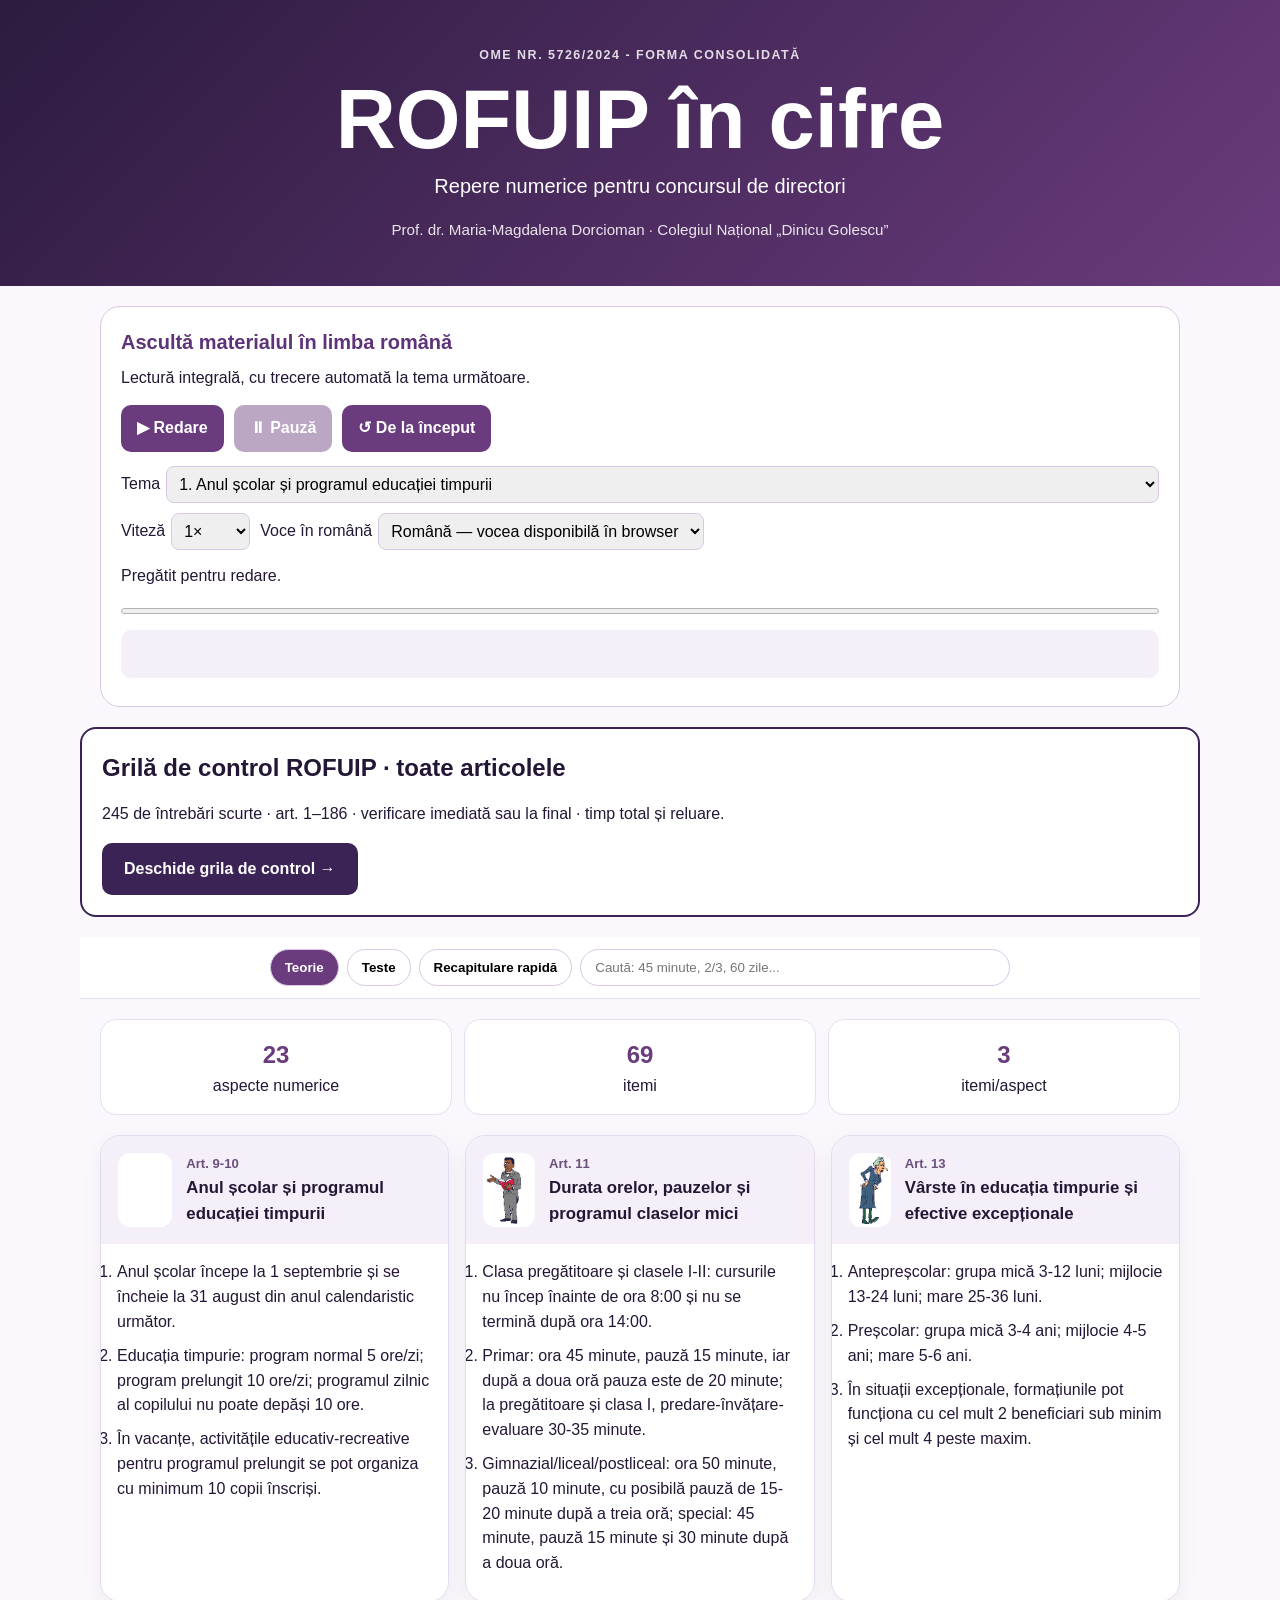
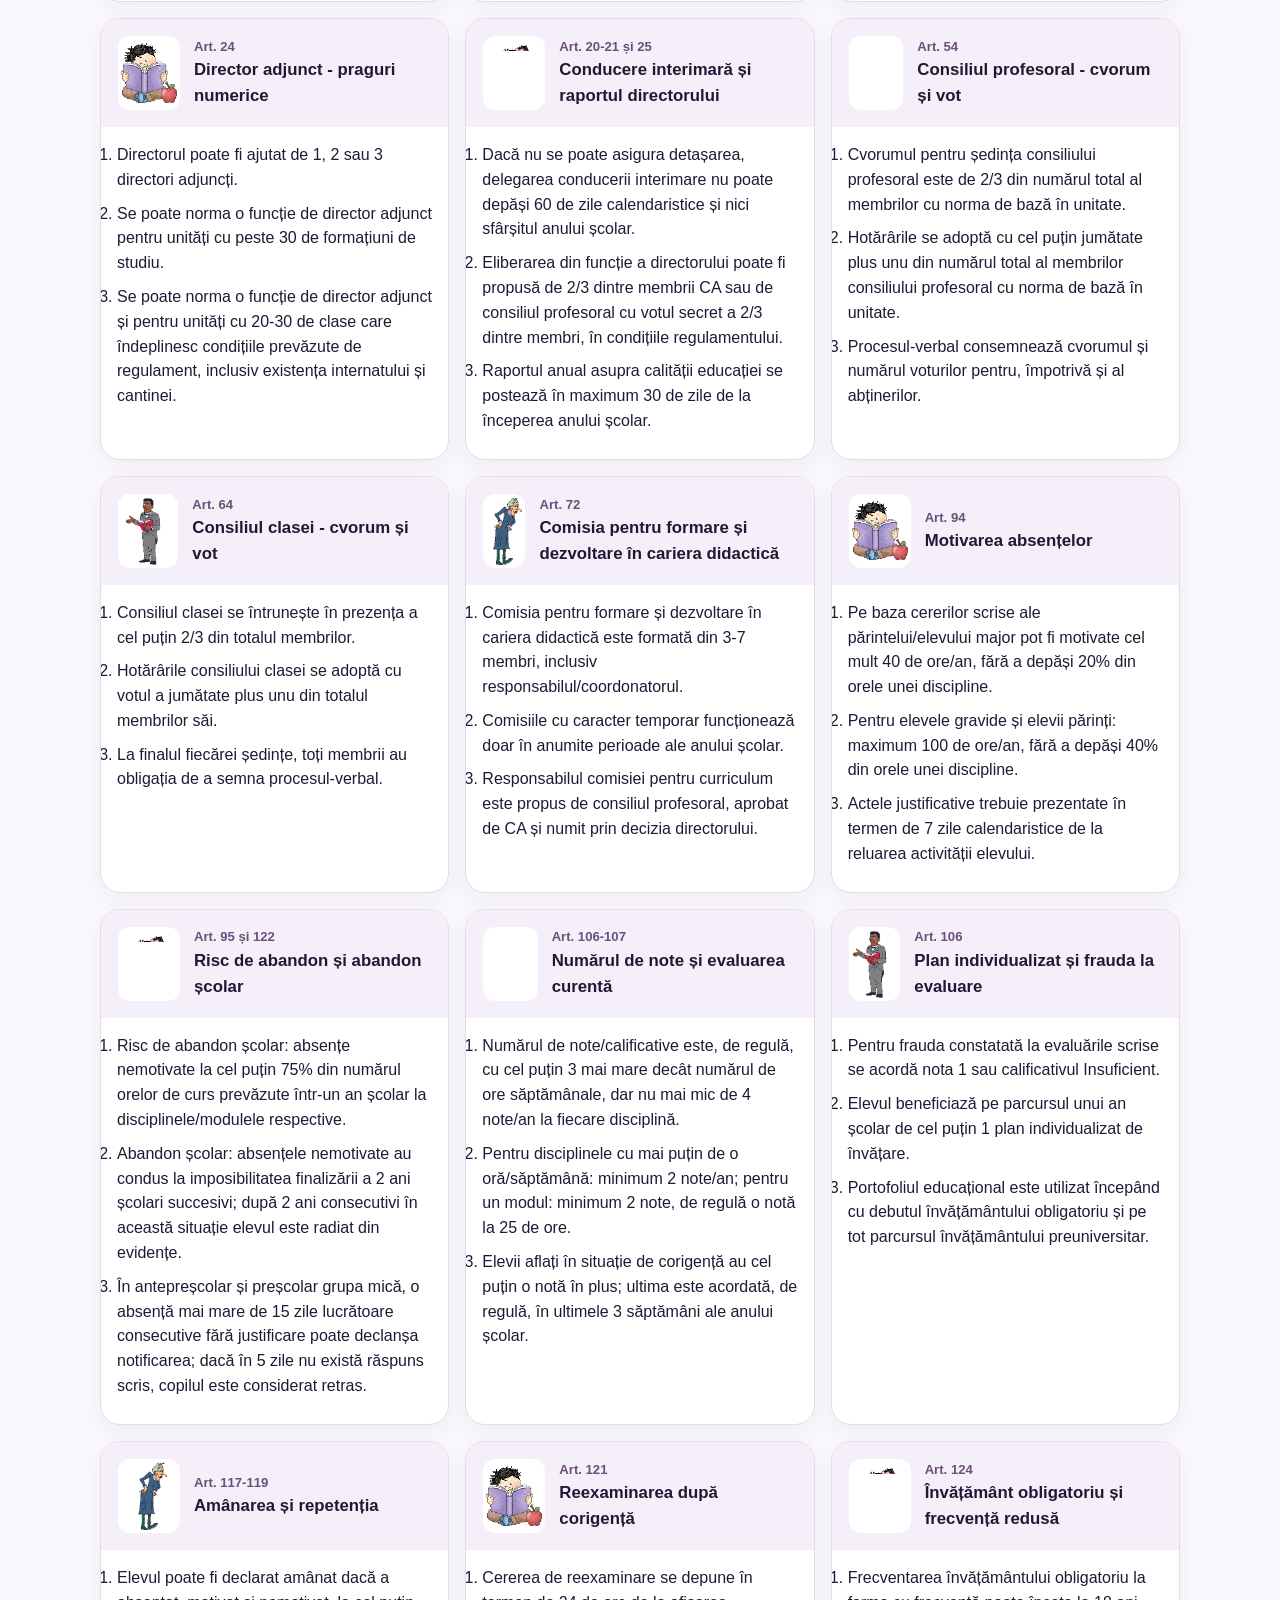
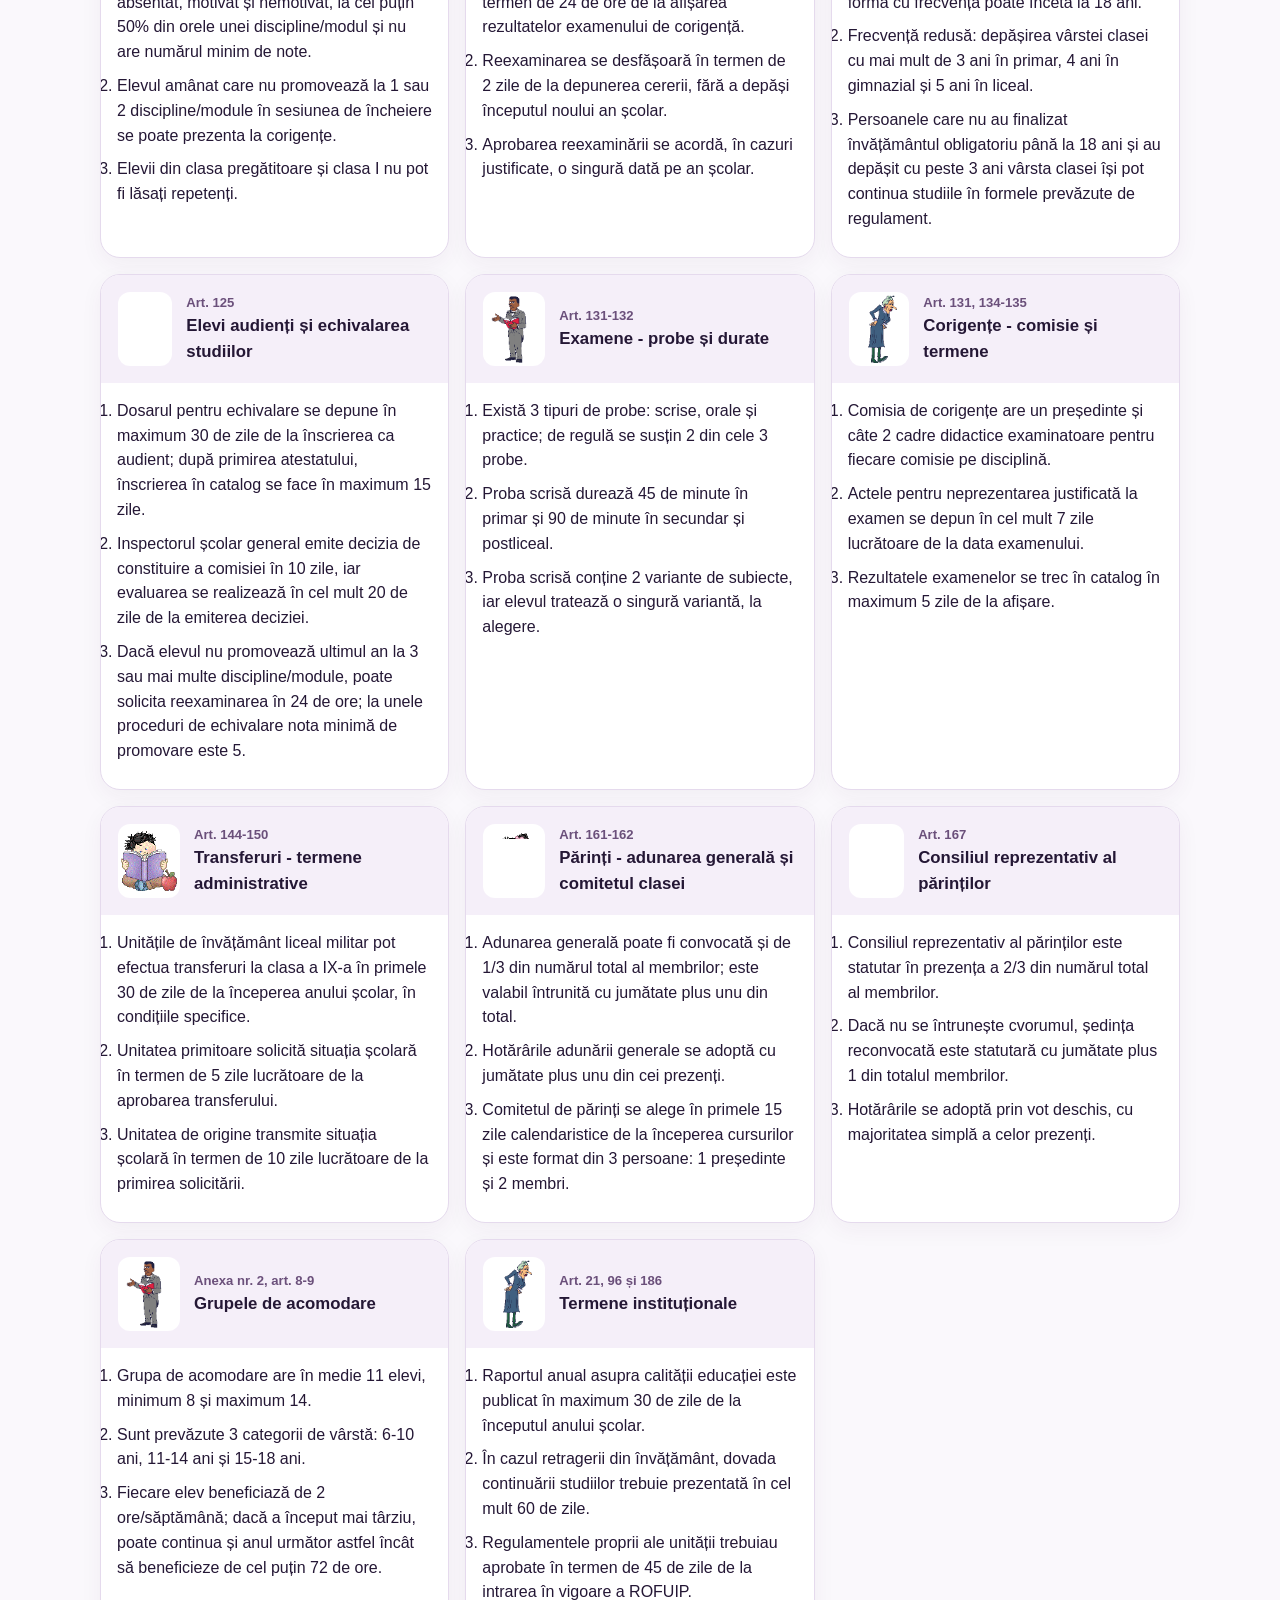
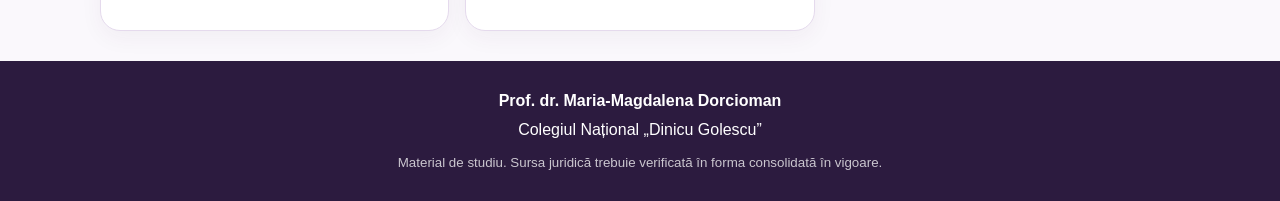
<file: index.html>
<!doctype html><html lang="ro"><head><meta charset="utf-8"><meta name="viewport" content="width=device-width,initial-scale=1"><meta name="theme-color" content="#3b2455"><title>ROFUIP în cifre</title><link rel="stylesheet" href="style.css?v=20261016-audio"></head><body>
<header class="hero"><p class="eyebrow">OME nr. 5726/2024 - forma consolidată</p><h1>ROFUIP în cifre</h1><p class="subtitle">Repere numerice pentru concursul de directori</p><p class="author">Prof. dr. Maria-Magdalena Dorcioman · Colegiul Național „Dinicu Golescu”</p></header>
<main><section style="padding:20px;margin:20px 0;border:2px solid #3b2455;border-radius:16px;background:#fff"><h2 style="margin:0 0 10px">Grilă de control ROFUIP · toate articolele</h2><p>245 de întrebări scurte · art. 1–186 · verificare imediată sau la final · timp total și reluare.</p><a href="grila/" style="display:inline-block;padding:14px 22px;border-radius:10px;background:#3b2455;color:white;text-decoration:none;font-weight:bold">Deschide grila de control →</a></section><section class="toolbar"><button data-view="theory" class="active">Teorie</button><button data-view="quiz">Teste</button><button data-view="review">Recapitulare rapidă</button><input id="search" type="search" placeholder="Caută: 45 minute, 2/3, 60 zile..."></section><section id="app"></section></main>
<footer><strong>Prof. dr. Maria-Magdalena Dorcioman</strong><span>Colegiul Național „Dinicu Golescu”</span><small>Material de studiu. Sursa juridică trebuie verificată în forma consolidată în vigoare.</small></footer>
<script src="app.js?v=20261016-audio"></script></body></html>
</file>
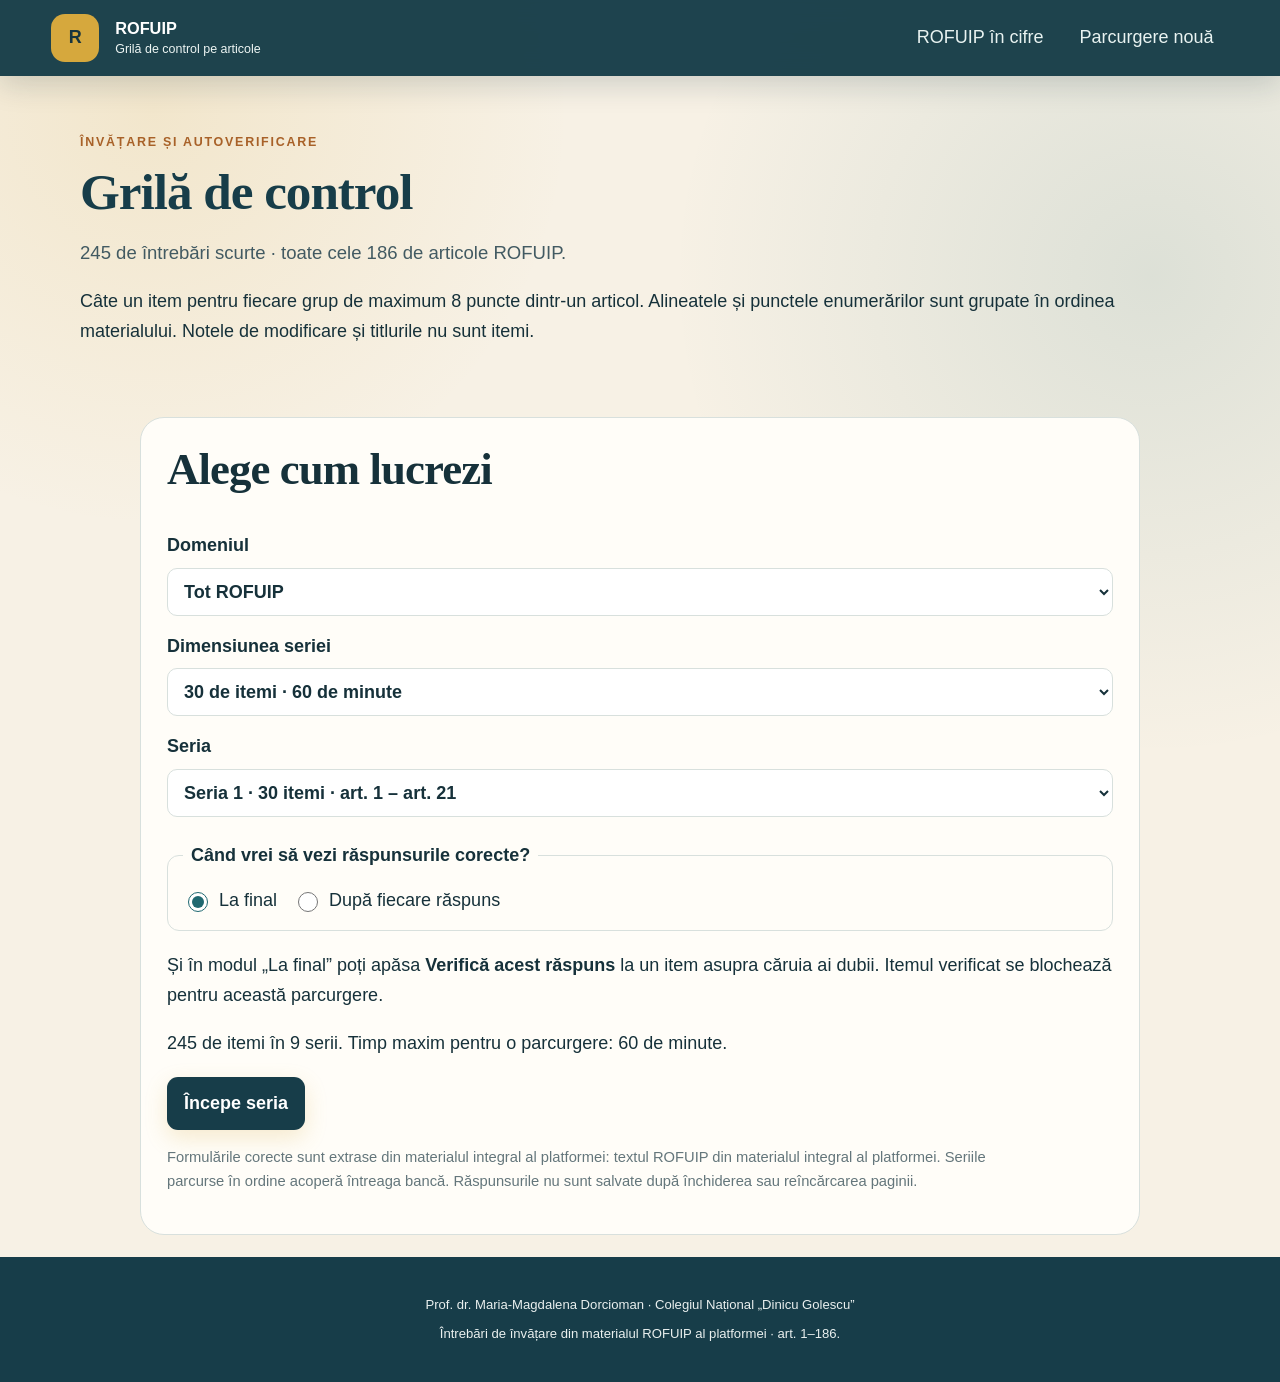
<file: grila/index.html>
<!doctype html><html lang="ro"><head><meta charset="utf-8"><meta name="viewport" content="width=device-width,initial-scale=1"><meta name="theme-color" content="#173d49"><title>ROFUIP · Grilă de control</title><link rel="stylesheet" href="app.css?v=20261017-rofuip"></head><body><a class="skip-link" href="#main">Sari la conținut</a><header class="topbar"><a class="brand" href="../"><span class="brand-mark">R</span><span><strong>ROFUIP</strong><small>Grilă de control pe articole</small></span></a><nav aria-label="Navigare"><a class="nav-button" href="../">ROFUIP în cifre</a><button class="nav-button" id="resetQuiz">Parcurgere nouă</button></nav></header><main id="main" tabindex="-1"></main><footer class="site-footer"><p>Prof. dr. Maria-Magdalena Dorcioman · Colegiul Național „Dinicu Golescu”</p><p>Întrebări de învățare din materialul ROFUIP al platformei · art. 1–186.</p></footer><dialog id="sourceDialog"><div class="source-dialog-head"><h2 id="sourceTitle"></h2><button class="secondary" id="sourceClose">Închide articolul</button></div><div id="sourceBody"></div></dialog><script src="control-bank.js?v=20261017-rofuip"></script><script src="app.js?v=20261017-rofuip"></script></body></html>
</file>
<file: style.css>
*{box-sizing:border-box}body{margin:0;font-family:Inter,Segoe UI,Arial,sans-serif;color:#241735;background:#faf8fc;line-height:1.55}.hero{padding:34px 22px 30px;text-align:center;background:linear-gradient(135deg,#2c1b3f,#6a3b7d);color:white}.word-ribbon{display:flex;justify-content:center;gap:4px;flex-wrap:wrap;margin-bottom:15px}.word-ribbon img{width:42px;height:54px;object-fit:contain;background:#fff;border-radius:9px;padding:2px;box-shadow:0 3px 10px #0003}.eyebrow{text-transform:uppercase;letter-spacing:.12em;font-weight:800;font-size:.78rem;opacity:.84}.hero h1{font-size:clamp(2.6rem,8vw,5.2rem);margin:0;line-height:1}.subtitle{font-size:1.25rem;margin:10px 0}.author{font-size:.95rem;opacity:.88}.toolbar{position:sticky;top:0;z-index:3;background:#fff;border-bottom:1px solid #e7dff0;padding:12px;display:flex;gap:8px;flex-wrap:wrap;justify-content:center}.toolbar button{border:1px solid #d8c8e5;background:#fff;padding:9px 14px;border-radius:999px;font-weight:700;cursor:pointer}.toolbar button.active{background:#6a3b7d;color:#fff}.toolbar input{min-width:260px;max-width:430px;flex:1;border:1px solid #d8c8e5;border-radius:999px;padding:10px 14px}main{max-width:1120px;margin:auto}.stats{display:grid;grid-template-columns:repeat(3,1fr);gap:12px;padding:20px}.stat{background:white;border:1px solid #e7dff0;border-radius:16px;padding:16px;text-align:center}.stat strong{display:block;font-size:1.5rem;color:#6a3b7d}.grid{display:grid;grid-template-columns:repeat(auto-fit,minmax(310px,1fr));gap:16px;padding:0 20px 30px}.card{background:white;border:1px solid #e5daed;border-radius:20px;overflow:hidden;box-shadow:0 7px 22px #4c25570d}.card-head{display:flex;align-items:center;gap:14px;padding:17px;background:#f5eff9}.card-head img,.q-top img{width:62px;height:74px;object-fit:contain;background:white;border-radius:12px;padding:3px}.card-head h2{font-size:1.05rem;margin:0}.article{font-size:.82rem;color:#6b507b;font-weight:800}.facts{padding:16px;margin:0}.facts li{margin:0 0 9px}.quiz-wrap{padding:20px}.progress{height:12px;background:#e8e0ed;border-radius:999px;overflow:hidden;margin:12px 0 20px}.progress>span{display:block;height:100%;background:#6a3b7d}.question{background:white;border:1px solid #e5daed;border-radius:20px;padding:22px;max-width:820px;margin:auto}.q-top{display:flex;align-items:center;gap:12px}.question h2{font-size:1.25rem}.question-topic{font-size:.88rem;color:#6b507b;font-weight:800;margin-bottom:4px}.option{display:block;width:100%;text-align:left;margin:9px 0;padding:12px 14px;border:1px solid #d9cbe3;background:#fff;border-radius:12px;cursor:pointer}.option:hover{background:#f7f1fa}.option.correct{background:#edf8ef;border-color:#6baa76}.option.wrong{background:#fff0f0;border-color:#c56b6b}.feedback{margin-top:14px;padding:12px;border-radius:12px;background:#f5eff9}.article-source{font-size:.78rem;color:#8a7a91;margin-top:12px}.navq{display:flex;justify-content:space-between;gap:10px;margin-top:16px}.navq button,.reset{background:#6a3b7d;color:white;border:0;border-radius:10px;padding:10px 14px;font-weight:700;cursor:pointer}.flash{max-width:760px;margin:22px auto;padding:26px;background:white;border:1px solid #e5daed;border-radius:22px;text-align:center}.flash img{height:105px;max-width:120px;object-fit:contain}.big-number{font-size:2rem;font-weight:900;color:#6a3b7d}.flash button{margin:6px;padding:9px 12px;border-radius:10px;border:1px solid #d9cbe3;background:white;cursor:pointer}footer{text-align:center;padding:28px 15px;background:#2c1b3f;color:#fff;display:flex;flex-direction:column;gap:4px}footer small{opacity:.75;margin-top:6px}@media(max-width:650px){.word-ribbon img{width:31px;height:43px}.stats{grid-template-columns:1fr}.toolbar input{min-width:100%}.grid{grid-template-columns:1fr;padding:0 12px 20px}}

.quiz-time{text-align:center;font-weight:700;color:#5e337a;font-variant-numeric:tabular-nums}.navq{flex-wrap:wrap}
</file>
<file: grila/app.css>
:root {
  --ink: #16313a;
  --muted: #587078;
  --paper: #fffdf8;
  --cream: #f7f1e5;
  --teal: #1f6870;
  --teal-dark: #173d49;
  --gold: #d6a83d;
  --coral: #d46d55;
  --green: #2f7d62;
  --red: #b84c4c;
  --line: #d8e0dd;
  --shadow: 0 18px 50px rgba(25, 58, 63, .12);
  --radius: 24px;
}

* { box-sizing: border-box; }
html { scroll-behavior: smooth; }
body {
  margin: 0;
  color: var(--ink);
  background:
    radial-gradient(circle at 12% 8%, rgba(214, 168, 61, .15), transparent 26rem),
    radial-gradient(circle at 90% 20%, rgba(31, 104, 112, .12), transparent 30rem),
    var(--cream);
  font-family: "Segoe UI", Arial, sans-serif;
  font-size: 18px;
  line-height: 1.65;
}

button, input { font: inherit; }
button { cursor: pointer; }
button:focus-visible, input:focus-visible, summary:focus-visible {
  outline: 3px solid rgba(214, 168, 61, .72);
  outline-offset: 3px;
}
button:disabled { cursor: not-allowed; }

.skip-link {
  position: fixed;
  left: 1rem;
  top: -5rem;
  z-index: 100;
  padding: .7rem 1rem;
  color: var(--ink);
  background: white;
  border-radius: 12px;
}
.skip-link:focus { top: 1rem; }

.topbar {
  position: sticky;
  top: 0;
  z-index: 30;
  min-height: 76px;
  display: flex;
  align-items: center;
  justify-content: space-between;
  gap: 1rem;
  padding: .7rem clamp(1rem, 4vw, 4rem);
  color: white;
  background: rgba(23, 61, 73, .97);
  backdrop-filter: blur(14px);
  box-shadow: 0 8px 30px rgba(15, 47, 56, .18);
}

.brand {
  display: flex;
  align-items: center;
  gap: .8rem;
  color: white;
  background: transparent;
  border: 0;
  text-align: left;
}
.brand-mark {
  width: 48px;
  height: 48px;
  display: grid;
  place-items: center;
  color: #18353e;
  background: var(--gold);
  border-radius: 14px;
  font-weight: 900;
}
.brand strong, .brand small { display: block; }
.brand strong { font-size: 1.02rem; }
.brand small { color: #cfddda; font-size: .73rem; }

nav { display: flex; gap: .35rem; }
.nav-button {
  padding: .55rem .95rem;
  color: #e9f3f1;
  background: transparent;
  border: 0;
  border-radius: 999px;
}
.nav-button:hover, .nav-button.active { color: var(--teal-dark); background: white; }
.menu-button {
  display: none;
  padding: .35rem .7rem;
  color: white;
  background: transparent;
  border: 1px solid rgba(255, 255, 255, .3);
  border-radius: 12px;
}

main { min-height: calc(100vh - 190px); }
.page {
  width: min(1160px, calc(100% - 2rem));
  margin: 0 auto;
  padding: clamp(2rem, 5vw, 5rem) 0;
  animation: rise .35s ease both;
}
@keyframes rise { from { opacity: 0; transform: translateY(9px); } }

.eyebrow {
  margin: 0 0 .8rem;
  color: var(--coral);
  font-size: .76rem;
  font-weight: 800;
  letter-spacing: .13em;
  text-transform: uppercase;
}
.eyebrow.muted { color: var(--muted); }
h1, h2, h3 { margin-top: 0; line-height: 1.15; letter-spacing: -.02em; }
h1 { max-width: 950px; margin-bottom: 1.2rem; font: 700 clamp(2.5rem, 6vw, 5.1rem)/1.06 Georgia, serif; }
h2 { font: 700 clamp(1.85rem, 3.5vw, 3rem)/1.12 Georgia, serif; }
h3 { font-size: 1.22rem; }
.lead { max-width: 780px; color: var(--muted); font-size: clamp(1.05rem, 2vw, 1.28rem); }

.hero {
  position: relative;
  padding: clamp(2.2rem, 5vw, 5.2rem);
  overflow: hidden;
  color: white;
  background: linear-gradient(135deg, #173d49 0%, #1f6870 72%, #3b827a 100%);
  border-radius: 34px;
  box-shadow: var(--shadow);
}
.hero::after {
  content: "198";
  position: absolute;
  right: -2rem;
  bottom: -4.5rem;
  color: rgba(255, 255, 255, .055);
  font: 900 16rem/1 Georgia, serif;
}
.hero > * { position: relative; z-index: 1; }
.hero .eyebrow { color: #ffd97d; }
.hero .lead { color: #e3efed; }
.hero-actions { display: flex; flex-wrap: wrap; gap: .8rem; align-items: center; margin-top: 2rem; }
.save-note { color: #dbeae7; font-size: .84rem; }

.primary, .secondary, .ghost, .danger {
  padding: .78rem 1.15rem;
  font-weight: 750;
  border: 0;
  border-radius: 14px;
  transition: transform .15s, box-shadow .15s, background .15s;
}
.primary:hover, .secondary:hover, .ghost:hover, .danger:hover { transform: translateY(-2px); }
.primary { color: #17343b; background: var(--gold); box-shadow: 0 8px 22px rgba(214, 168, 61, .22); }
.secondary { color: white; background: var(--teal); }
.ghost { color: var(--teal-dark); background: #edf3f1; }
.danger { color: #8a3838; background: #fae7e4; }
.hero .ghost { color: white; background: rgba(255, 255, 255, .12); border: 1px solid rgba(255, 255, 255, .3); }
.primary:disabled, .secondary:disabled, .ghost:disabled { opacity: .5; transform: none; }

.stats {
  display: grid;
  grid-template-columns: repeat(3, minmax(0, 1fr));
  gap: 1rem;
  margin-top: 2.6rem;
}
.stat { padding: 1rem; background: rgba(255, 255, 255, .09); border: 1px solid rgba(255, 255, 255, .18); border-radius: 18px; }
.stat strong { display: block; color: #ffdd87; font: 700 2rem/1 Georgia, serif; }
.stat span { color: #dbeae7; font-size: .88rem; }

.section { margin-top: clamp(2.5rem, 6vw, 5rem); }
.section-head { display: flex; align-items: end; justify-content: space-between; gap: 1rem; margin-bottom: 1.2rem; }
.section-head p { margin: 0; color: var(--muted); }
.section-head .progress-summary { min-width: 220px; text-align: right; }
.progress-track { height: 10px; overflow: hidden; background: #dfe7e3; border-radius: 99px; }
.progress-track span { display: block; height: 100%; background: linear-gradient(90deg, var(--teal), var(--gold)); border-radius: inherit; transition: width .25s; }

.method-strip {
  display: grid;
  grid-template-columns: 1fr auto 1fr auto 1fr auto 1fr;
  align-items: center;
  gap: .8rem;
  margin-top: 1rem;
  padding: 1.2rem;
  background: rgba(255, 253, 248, .82);
  border: 1px solid var(--line);
  border-radius: 20px;
}
.method-step { display: flex; align-items: center; gap: .7rem; font-weight: 700; }
.method-step b { color: var(--coral); }
.method-arrow { color: var(--gold); font-weight: 900; }

.card-grid { display: grid; grid-template-columns: repeat(3, minmax(0, 1fr)); gap: 1rem; }
.lesson-card {
  position: relative;
  min-height: 290px;
  display: flex;
  flex-direction: column;
  padding: 1.55rem;
  overflow: hidden;
  color: var(--ink);
  background: var(--paper);
  border: 1px solid var(--line);
  border-radius: var(--radius);
  box-shadow: 0 10px 28px rgba(34, 72, 74, .07);
  text-align: left;
}
.lesson-card::before { content: ""; width: 56px; height: 6px; margin-bottom: 1.2rem; background: var(--accent, var(--teal)); border-radius: 6px; }
.lesson-card:hover:not(:disabled) { transform: translateY(-3px); box-shadow: var(--shadow); }
.lesson-card .number { position: absolute; right: 1rem; top: .2rem; color: rgba(20, 62, 71, .07); font: 700 6rem/1 Georgia, serif; }
.lesson-card p { color: var(--muted); }
.lesson-card footer { display: flex; justify-content: space-between; gap: .5rem; margin-top: auto; color: var(--muted); font-size: .82rem; }
.lesson-card.locked { opacity: .62; }
.lesson-card.done { border-color: rgba(47, 125, 98, .5); }
.lesson-card.done::before { background: var(--green); }
.card-top { display: flex; justify-content: space-between; gap: 1rem; margin-bottom: .8rem; }
.article-pill, .status-pill, .duration-badge, .module-status {
  display: inline-flex;
  align-items: center;
  gap: .35rem;
  padding: .35rem .65rem;
  font-size: .74rem;
  font-weight: 850;
  border-radius: 999px;
}
.article-pill { color: var(--teal-dark); background: #e8f1ef; }
.status-pill { color: var(--muted); background: #edf1ef; }
.status-pill.done, .module-status.active { color: #23654e; background: #e3f4eb; }

.search-panel { padding: 1.25rem; background: var(--paper); border: 1px solid var(--line); border-radius: 20px; }
.search-panel label { display: block; margin-bottom: .45rem; font-weight: 800; }
.search-panel input { width: 100%; padding: .85rem 1rem; color: var(--ink); background: white; border: 2px solid #d9e2df; border-radius: 14px; }
.search-results { display: grid; gap: .5rem; margin-top: .8rem; }
.search-result { display: flex; justify-content: space-between; gap: 1rem; padding: .75rem .9rem; color: var(--ink); background: #f5f8f6; border: 0; border-radius: 12px; text-align: left; }
.search-result:hover { background: #e8f1ef; }

.law-map { display: grid; gap: 1rem; }
.title-group { padding: clamp(1.2rem, 3vw, 2rem); background: var(--paper); border: 1px solid var(--line); border-radius: var(--radius); box-shadow: 0 9px 25px rgba(34, 72, 74, .06); }
.title-group-head { display: flex; justify-content: space-between; gap: 1rem; align-items: start; }
.title-group-head h2 { margin-bottom: .35rem; font-size: clamp(1.5rem, 3vw, 2.1rem); }
.title-group-head p { margin: 0; color: var(--muted); }
.module-list { display: grid; grid-template-columns: repeat(2, minmax(0, 1fr)); gap: .7rem; margin-top: 1.2rem; }
.module-row { display: grid; grid-template-columns: auto 1fr auto; gap: .8rem; align-items: center; padding: .8rem; background: #f7f8f4; border: 1px solid #e2e7e4; border-radius: 14px; }
button.module-row { width: 100%; color: var(--ink); text-align: left; }
.module-row.active { background: #eaf5f2; border-color: #b9d6ce; }
.module-number { display: grid; place-items: center; width: 36px; height: 36px; color: white; background: var(--teal-dark); border-radius: 11px; font-weight: 900; }
.module-row strong, .module-row small { display: block; }
.module-row small { color: var(--muted); }
.module-status { color: #6f7777; background: #e8ece9; white-space: nowrap; }

.breadcrumb { display: flex; flex-wrap: wrap; gap: .55rem; align-items: center; margin-bottom: 1.8rem; color: var(--muted); font-size: .88rem; }
.breadcrumb button { padding: 0; color: var(--teal); background: transparent; border: 0; font-weight: 750; }
.lesson-header { display: grid; grid-template-columns: 1fr auto; align-items: end; gap: 1rem; margin-bottom: 1.5rem; }
.lesson-header h1 { margin-bottom: .4rem; font-size: clamp(2.2rem, 5vw, 4rem); }
.lesson-header p { margin: 0; color: var(--muted); }
.duration-badge { color: var(--teal-dark); background: #e7efec; }

.audio-card, .paper-card, .quiz-card, .result-card {
  background: var(--paper);
  border: 1px solid var(--line);
  border-radius: var(--radius);
  box-shadow: 0 10px 30px rgba(34, 72, 74, .07);
}
.audio-card { padding: 1.3rem; color: white; background: linear-gradient(120deg, var(--teal-dark), #225e68); border-color: transparent; }
.audio-heading { display: grid; grid-template-columns: auto 1fr auto; gap: 1rem; align-items: center; }
.audio-icon { display: grid; place-items: center; width: 62px; height: 62px; background: rgba(255, 255, 255, .12); border-radius: 20px; font-size: 1.8rem; }
.audio-heading span, .audio-heading strong { display: block; }
.audio-heading span { color: #d8e9e6; font-size: .82rem; }
.audio-heading strong { font-size: 1.15rem; }
.listened-badge { padding: .35rem .65rem; color: #d8ffe8 !important; background: rgba(52, 143, 101, .35); border-radius: 999px; font-weight: 800; }
.player-row { display: grid; grid-template-columns: auto 1fr auto; gap: .8rem; align-items: center; margin-top: 1.2rem; }
.round-control { width: 52px; height: 52px; display: grid; place-items: center; color: var(--teal-dark); background: var(--gold); border: 0; border-radius: 50%; font-weight: 900; }
.small-control, .speed-row button { padding: .5rem .75rem; color: white; background: rgba(255, 255, 255, .09); border: 1px solid rgba(255, 255, 255, .25); border-radius: 11px; }
.small-control:disabled { opacity: .45; }
.player-track { height: 9px; overflow: hidden; background: rgba(255, 255, 255, .17); border-radius: 99px; }
.player-track i { display: block; width: 0; height: 100%; background: var(--gold); border-radius: inherit; }
.player-meta { display: flex; justify-content: space-between; margin-top: .25rem; color: #cfe0dc; font-size: .75rem; }
.speed-row { display: flex; flex-wrap: wrap; gap: .45rem; align-items: center; margin-top: .9rem; color: #dceae7; font-size: .85rem; }
.speed-row button.active { color: var(--teal-dark); background: white; }
.audio-fallback { margin-top: 1rem; padding: .8rem; color: #ffe39a; background: rgba(0, 0, 0, .16); border-radius: 12px; }
.audio-fallback button { margin-left: .5rem; padding: .4rem .65rem; border: 0; border-radius: 9px; }

.transcript, .legal-panel { margin-top: 1rem; padding: 1.1rem 1.25rem; background: var(--paper); border: 1px solid var(--line); border-radius: 18px; }
.transcript summary, .legal-panel summary { cursor: pointer; color: var(--teal-dark); font-weight: 850; }
.transcript-body, .legal-text { max-width: 86ch; margin: 1.2rem auto 0; font: 1.04rem/1.83 Georgia, serif; }
.legal-text { white-space: pre-wrap; }
.source-badge { display: inline-block; margin-top: 1rem; padding: .35rem .6rem; color: var(--muted); background: #edf1ef; border-radius: 9px; font-size: .75rem; }

.remember-panel { display: grid; grid-template-columns: 150px 1fr; gap: 1.2rem; margin-top: 1.2rem; padding: clamp(1.2rem, 3vw, 2rem); color: #553f10; background: #fbf1d6; border: 1px solid #ead89f; border-radius: var(--radius); }
.remember-label { font: 800 1.35rem/1.2 Georgia, serif; }
.remember-panel p { display: grid; grid-template-columns: 34px 1fr; gap: .7rem; align-items: start; margin: 0 0 .65rem; }
.remember-panel b { width: 32px; height: 32px; display: grid; place-items: center; color: white; background: var(--gold); border-radius: 9px; }

.quiz-wrap { margin-top: 1.4rem; }
.quiz-heading { display: flex; justify-content: space-between; gap: 1rem; align-items: end; margin-bottom: 1rem; }
.quiz-heading p { margin: 0; color: var(--muted); }
.quiz-count { min-width: 70px; padding: .55rem .7rem; color: var(--teal-dark); background: #e8f1ef; border-radius: 12px; text-align: center; font-weight: 900; }
.quiz-locked { padding: 2rem; text-align: center; }
.quiz-locked .lock-icon { display: grid; place-items: center; width: 58px; height: 58px; margin: 0 auto .8rem; background: #e8efec; border-radius: 18px; font-size: 1.6rem; }
.questions-stack { display: grid; gap: 1rem; }
.question-card { display: grid; grid-template-columns: 44px 1fr; gap: 1rem; padding: clamp(1.15rem, 3vw, 1.7rem); background: var(--paper); border: 1px solid var(--line); border-radius: 18px; }
.question-number { width: 42px; height: 42px; display: grid; place-items: center; color: white; background: var(--teal-dark); border-radius: 12px; font-weight: 900; }
.question-content h3 { margin-bottom: 1rem; }
.options-list { display: grid; grid-template-columns: 1fr 1fr; gap: .65rem; }
.option { min-height: 82px; display: grid; grid-template-columns: 34px 1fr; gap: .7rem; align-items: center; padding: .75rem; color: var(--ink); background: #fff; border: 2px solid #d9e2df; border-radius: 14px; text-align: left; }
.option:hover:not(:disabled) { background: #f3f9f7; border-color: var(--teal); }
.option-letter { width: 34px; height: 34px; display: grid; place-items: center; background: #e7eeeb; border-radius: 10px; font-weight: 850; }
.option.selected { background: #e9f3f4; border-color: var(--teal); }
.option.selected .option-letter { color: white; background: var(--teal); }
.option.correct { background: #eaf7f0; border-color: var(--green); }
.option.correct .option-letter { color: white; background: var(--green); }
.option.wrong { background: #fbeeed; border-color: var(--red); }
.option.wrong .option-letter { color: white; background: var(--red); }
.feedback { margin-top: .8rem; padding: .85rem; background: #edf7f2; border-left: 5px solid var(--green); border-radius: 10px; }
.feedback.wrong { background: #fbedeb; border-color: var(--red); }
.quiz-submit { display: block; margin: 1.2rem auto 0; }

.result-card { display: grid; grid-template-columns: auto 1fr auto; gap: 1rem; align-items: center; margin-top: 1.2rem; padding: 1.3rem; }
.score-badge { width: 86px; height: 86px; display: grid; place-items: center; color: white; background: var(--teal); border-radius: 50%; font: 800 1.55rem/1 Georgia, serif; }
.result-card.success { border-color: rgba(47, 125, 98, .52); }
.result-card.retry { border-color: rgba(184, 76, 76, .5); }

.exam-lock, .empty { max-width: 760px; margin: 2rem auto; padding: 2rem; background: var(--paper); border: 1px solid var(--line); border-radius: var(--radius); text-align: center; }
.exam-status { margin: 1.2rem 0 2rem; }
.exam-status-row { display: flex; justify-content: space-between; gap: 1rem; margin-bottom: .35rem; color: var(--muted); font-size: .86rem; }
.article-reference { display: inline-block; margin-bottom: .45rem; color: var(--coral); font-size: .75rem; font-weight: 850; letter-spacing: .08em; }
.exam-result { display: grid; grid-template-columns: auto 1fr auto; gap: 1rem; align-items: center; margin: 1.5rem 0; padding: 1.4rem; color: white; background: linear-gradient(120deg, var(--teal-dark), var(--teal)); border-radius: var(--radius); }
.exam-result strong { font: 800 2.6rem/1 Georgia, serif; }
.exam-result span { color: #dce9e6; }

.progress-grid { display: grid; grid-template-columns: repeat(4, minmax(0, 1fr)); gap: 1rem; }
.progress-card { padding: 1.35rem; background: var(--paper); border: 1px solid var(--line); border-radius: var(--radius); }
.progress-card .big { display: block; color: var(--teal); font: 800 2.4rem/1 Georgia, serif; }
.progress-card p { color: var(--muted); }
.mistake-list { display: grid; gap: .65rem; padding: 0; list-style: none; }
.mistake-list li { display: flex; justify-content: space-between; gap: 1rem; padding: .75rem .9rem; background: #fff7ef; border: 1px solid #eed7bf; border-radius: 12px; }

.site-footer { padding: 2rem 1rem 3rem; color: #667a80; text-align: center; font-size: .82rem; }
.site-footer p { margin: .25rem; }
.site-footer .legal-note { color: #8a6f3b; }
.toast { position: fixed; right: 1rem; bottom: 1rem; z-index: 50; max-width: 420px; padding: .8rem 1rem; color: white; background: var(--teal-dark); border-radius: 12px; box-shadow: var(--shadow); transform: translateY(160%); transition: transform .25s; }
.toast.show { transform: translateY(0); }

@media (max-width: 930px) {
  .card-grid, .progress-grid { grid-template-columns: repeat(2, minmax(0, 1fr)); }
  .module-list { grid-template-columns: 1fr; }
  .method-strip { grid-template-columns: 1fr; }
  .method-arrow { display: none; }
  .method-step { justify-content: center; }
}

@media (max-width: 720px) {
  body { font-size: 17px; }
  .menu-button { display: block; }
  .topbar nav { display: none; position: absolute; left: 1rem; right: 1rem; top: 70px; padding: .7rem; background: var(--teal-dark); border-radius: 16px; box-shadow: var(--shadow); }
  .topbar nav.open { display: grid; }
  .nav-button { text-align: left; }
  .page { width: min(100% - 1rem, 1160px); padding-top: 1rem; }
  .hero { border-radius: 24px; }
  .stats, .card-grid, .progress-grid { grid-template-columns: 1fr; }
  .section-head, .lesson-header, .quiz-heading { display: block; }
  .section-head .progress-summary { margin-top: .7rem; text-align: left; }
  .options-list { grid-template-columns: 1fr; }
  .audio-heading { grid-template-columns: auto 1fr; }
  .listened-badge { grid-column: 1 / -1; width: max-content; }
  .player-row { grid-template-columns: auto 1fr; }
  .player-row .small-control { grid-column: 1 / -1; }
  .remember-panel { grid-template-columns: 1fr; }
  .result-card, .exam-result { grid-template-columns: 1fr; text-align: center; }
  .score-badge { margin: 0 auto; }
  .question-card { grid-template-columns: 1fr; }
  .title-group-head { display: block; }
  .module-row { grid-template-columns: auto 1fr; }
  .module-status { grid-column: 2; width: max-content; }
}

@media (prefers-reduced-motion: reduce) {
  * { scroll-behavior: auto !important; animation: none !important; transition: none !important; }
}
/* Interfața refăcută pentru textul integral al Legii nr. 198/2023 */
.hero,.page-head,.quick-grid,.module-grid,.module-articles,.results{width:min(1120px,calc(100% - 32px));margin-left:auto;margin-right:auto}
.hero{padding:72px 0 42px}.hero h1,.page-head h1{margin:.25rem 0 1rem;color:#173d49;font-size:clamp(2.2rem,5vw,4.6rem);line-height:1.04}.hero h1 span{color:#bf7a3d;font-size:.62em}.lead{max-width:820px;font-size:1.16rem;line-height:1.7;color:#425a62}.eyebrow{color:#a86128;font-weight:800;letter-spacing:.14em;font-size:.78rem}
.search-wrap{max-width:860px;margin:32px 0 18px;padding:22px;border-radius:18px;background:#f1e9dc;box-shadow:0 12px 30px rgba(23,61,73,.08)}.search-wrap label{display:block;margin-bottom:9px;font-weight:800;color:#173d49}.search-row{display:flex;gap:10px}.search-row input{flex:1;min-width:0;padding:15px 17px;border:1px solid #c9d1cf;border-radius:12px;background:#fff;font:inherit;font-size:1rem}.primary,.secondary{border:0;border-radius:11px;padding:12px 17px;font:inherit;font-weight:800;cursor:pointer}.primary{background:#173d49;color:#fff}.secondary{background:#e8eeed;color:#173d49}.source-note{max-width:850px;color:#64767b;font-size:.92rem}
.quick-grid,.module-grid{display:grid;grid-template-columns:repeat(3,1fr);gap:16px;padding-bottom:56px}.quick-card,.module-card{display:flex;flex-direction:column;gap:7px;text-align:left;border:1px solid #d9e1df;border-radius:17px;background:#fff;padding:22px;color:#173d49;cursor:pointer;box-shadow:0 8px 24px rgba(23,61,73,.06)}.quick-card:hover,.module-card:hover{transform:translateY(-2px);border-color:#bf7a3d}.quick-card strong{font-size:1.25rem}.quick-card span,.module-card small{color:#64767b}
.page-head{padding:56px 0 30px}.page-head h1{font-size:clamp(2rem,4vw,3.6rem)}.module-grid{grid-template-columns:repeat(4,1fr)}.module-number{font-weight:900;color:#bf7a3d}.module-card strong{line-height:1.35}
.module-articles,.results{padding:8px 0 60px}.module-heading,.results-head{padding:26px 0 20px;border-top:3px solid #bf7a3d}.module-heading p{margin:0;color:#a86128;font-weight:900;font-size:.8rem;letter-spacing:.12em}.module-heading h2,.results-head h2{margin:6px 0;color:#173d49;font-size:clamp(1.6rem,3vw,2.5rem)}
.article-card{margin:12px 0;border:1px solid #dbe3e1;border-radius:14px;background:#fff;overflow:hidden}.article-card summary{display:flex;justify-content:space-between;gap:18px;align-items:center;padding:18px 20px;cursor:pointer;color:#173d49;font-weight:900}.article-card summary:hover{background:#f5f8f7}.article-card summary small{color:#6d7e82;font-weight:600;text-align:right}.article-body{padding:4px 22px 24px;border-top:1px solid #e4e9e8}.audio-actions{display:flex;gap:9px;flex-wrap:wrap;margin:18px 0}.legal-text{font-family:Georgia,"Times New Roman",serif;color:#263a40;font-size:1.05rem;line-height:1.72}.legal-text p{white-space:normal;margin:0 0 1.05rem}
.empty{padding:20px;border-radius:12px;background:#f1e9dc}.site-footer{padding:30px 20px;background:#173d49;color:#eaf0ef;text-align:center}.site-footer p{max-width:900px;margin:7px auto}.toast{position:fixed;right:22px;bottom:22px;z-index:10;transform:translateY(130%);opacity:0;background:#173d49;color:#fff;padding:13px 18px;border-radius:10px;transition:.2s}.toast.show{transform:none;opacity:1}
@media(max-width:850px){.module-grid{grid-template-columns:repeat(2,1fr)}.quick-grid{grid-template-columns:1fr}.hero{padding-top:44px}}@media(max-width:560px){.search-row{flex-direction:column}.module-grid{grid-template-columns:1fr}.article-card summary{align-items:flex-start;flex-direction:column}.topbar{padding-left:12px;padding-right:12px}.brand small{display:none}}
 .voice-choice{display:flex;align-items:center;gap:7px;padding:8px 11px;border-radius:11px;background:#f1e9dc;color:#173d49;font-weight:800}.voice-choice select{max-width:230px;border:0;background:transparent;color:#173d49;font:inherit}
.article-quiz{margin-top:28px;border:1px solid #d7dfdd;border-radius:14px;background:#f8faf9}.article-quiz>summary{padding:16px 18px;color:#173d49;font-family:system-ui,sans-serif;font-weight:900;cursor:pointer}.quiz-list{padding:0 16px 16px}.quiz-item{display:grid;gap:9px;margin:14px 0;padding:16px;border:0;border-radius:12px;background:#fff}.quiz-item legend{padding:0 0 10px;color:#173d49;font-family:system-ui,sans-serif;font-weight:800}.answer-option{display:flex;gap:9px;width:100%;padding:11px 13px;border:1px solid #d8e0de;border-radius:10px;background:#fff;color:#263a40;text-align:left;font:inherit;line-height:1.4;cursor:pointer}.answer-option span{color:#a86128;font-weight:900}.answer-option:hover:not(:disabled){border-color:#bf7a3d;background:#fffaf4}.answer-option.correct{border-color:#358052;background:#e9f6ee}.answer-option.wrong{border-color:#b94c4c;background:#fff0f0}.answer-feedback{display:none;padding:10px 12px;border-radius:9px;font-family:system-ui,sans-serif;font-weight:800}.answer-feedback.success,.answer-feedback.retry{display:block}.answer-feedback.success{background:#e9f6ee;color:#286640}.answer-feedback.retry{background:#fff0f0;color:#943737}
.answer-feedback small{display:block;margin-top:8px;font-weight:600;line-height:1.45}
.quiz-item legend{white-space:pre-line}


/* Ajustare vizibilitate si aliniere antet - 06.10.2026 */
.brand{
  align-items:center;
  gap:1rem;
}
.brand > span:last-child{
  display:flex;
  flex-direction:column;
  justify-content:center;
  gap:4px;
}
.brand strong{
  margin:0;
  color:#ffffff;
  line-height:1.15;
}
.brand small{
  margin:0;
  color:#eef6f4;
  font-size:.78rem;
  line-height:1.2;
  opacity:1;
}

/* Titlul principal: doua randuri clare si perfect aliniate */
.hero h1{
  color:#f5fbfa;
  line-height:1.02;
}
.hero h1 span{
  display:block;
  margin-top:.22em;
  color:#f2a45f;
  line-height:1.08;
}


.control-setup,.control-question,.control-review{max-width:1000px;margin:22px auto;padding:26px;background:var(--paper);border:1px solid var(--line);border-radius:var(--radius)}
.control-fields{display:grid;gap:16px;margin-bottom:24px}.control-fields label{display:grid;gap:7px;font-weight:700}.control-fields select{max-width:100%;width:100%;padding:12px;border:1px solid var(--line);border-radius:10px;font:inherit;background:#fff;color:var(--ink)}
.control-mode{display:flex;flex-wrap:wrap;gap:16px;padding:15px;margin:20px 0;border:1px solid var(--line);border-radius:12px}.control-mode legend{font-weight:700;padding:0 8px}.control-mode label{display:flex;align-items:center;gap:8px}.control-mode input,.control-review-filter input{width:20px;height:20px;accent-color:var(--teal)}
.control-top{position:sticky;top:0;z-index:5;display:flex;justify-content:space-between;align-items:center;gap:12px;background:#173d49;color:#fff;padding:16px 22px;border-radius:0 0 16px 16px;box-shadow:var(--shadow)}.control-top span{display:block;font-size:.9rem;opacity:.9}.control-clock{white-space:nowrap;font-size:.9rem;text-align:right}.control-clock strong{display:block;font-size:1.5rem;font-variant-numeric:tabular-nums;letter-spacing:.03em}
.control-prompt{font-size:1.25rem;line-height:1.6;margin:10px 0 22px;overflow-wrap:anywhere}.control-actions{display:flex;gap:12px;flex-wrap:wrap;margin:22px 0}.control-actions button{flex:1;min-width:130px}
.answer-option.selected{border:2px solid var(--teal);background:#edf5f5}.answer-option.correct{border:2px solid #2f7d62;background:#e7f4eb}.answer-option.wrong{border:2px solid #a5392e;background:#fff0ec}.answer-option:disabled{opacity:1;cursor:default}.answer-option{overflow-wrap:anywhere}.answer-feedback blockquote{margin:12px 0;padding-left:14px;border-left:3px solid var(--teal);font-size:1rem}.answer-feedback p{margin:8px 0}
.control-map{margin:22px 0}.control-map summary{font-weight:700;cursor:pointer}.control-map>div{display:grid;grid-template-columns:repeat(auto-fill,minmax(45px,1fr));gap:8px;margin-top:14px}.control-map button{border:1px solid var(--line);border-radius:8px;background:white;min-height:44px;font:inherit;cursor:pointer}.control-map button.filled{background:#dcefed;border-color:var(--teal)}.control-map button.current{outline:3px solid var(--gold);outline-offset:1px}
.control-finish{display:block;width:100%;padding:14px;background:var(--teal-dark);color:white;border:0;border-radius:12px;font:inherit;font-weight:700;cursor:pointer}.control-result{border:1px solid var(--line);border-radius:12px;margin:12px 0;padding:0 16px}.control-result summary{padding:16px 0;cursor:pointer;font-weight:700}.control-result>div{padding-bottom:18px}.control-result.result-wrong summary{color:#9d312b}.control-result.result-good summary{color:#25664d}.control-review-filter{display:flex;gap:10px;align-items:center;margin:18px 0}.control-result[hidden]{display:none}.control-question .eyebrow{overflow-wrap:anywhere}.article-quiz .secondary{margin-top:10px}
button:focus-visible,select:focus-visible,input:focus-visible,summary:focus-visible{outline:3px solid var(--gold);outline-offset:3px}.control-actions button:disabled,.quiz-item button.secondary:disabled{opacity:.5;cursor:default}
@media(max-width:650px){.control-setup,.control-question,.control-review{padding:16px;margin:14px 0}.control-top{padding:12px;align-items:flex-start}.control-top>div:first-child{max-width:65%}.control-clock strong{font-size:1.15rem}.control-prompt{font-size:1.1rem}.control-actions{gap:8px}.control-actions button{flex:1 1 100%}.control-mode{display:grid}.control-fields select{font-size:16px}.topbar nav{flex-wrap:wrap}.answer-option{font-size:1rem}}
.control-top{top:76px;width:min(1000px,calc(100% - 32px));margin:0 auto}.control-setup,.control-question,.control-review{width:min(1000px,calc(100% - 32px))}.article-quiz>p{padding:0 16px}.article-quiz>.audio-actions{padding:0 16px 16px}
@media(max-width:850px){.topbar{position:relative;flex-wrap:wrap}.topbar nav{display:flex;position:static;flex-wrap:wrap;padding:0;background:transparent;box-shadow:none;width:100%}.control-top{top:0}.control-setup,.control-question,.control-review{margin-left:auto;margin-right:auto}}

a.brand{text-decoration:none;color:inherit}.topbar a.nav-button{text-decoration:none;display:inline-flex;align-items:center}dialog{width:min(900px,94vw);max-height:88vh;border:1px solid #ccd9d9;border-radius:18px;padding:24px;color:#173d49;background:#fff}dialog::backdrop{background:#102e3bcc}.source-dialog-head{display:flex;gap:18px;align-items:center;justify-content:space-between;position:sticky;top:-24px;background:white;padding:10px 0;border-bottom:1px solid #ddd}#sourceBody{line-height:1.7;color:#24383f}.source-context{font-size:.94rem;color:#476069}@media(max-width:600px){.topbar{position:relative}.brand small{font-size:11px}.topbar nav{gap:4px}.nav-button{font-size:13px;padding:8px}.control-top{top:0}.source-dialog-head{flex-wrap:wrap}dialog{padding:16px}}
</file>
